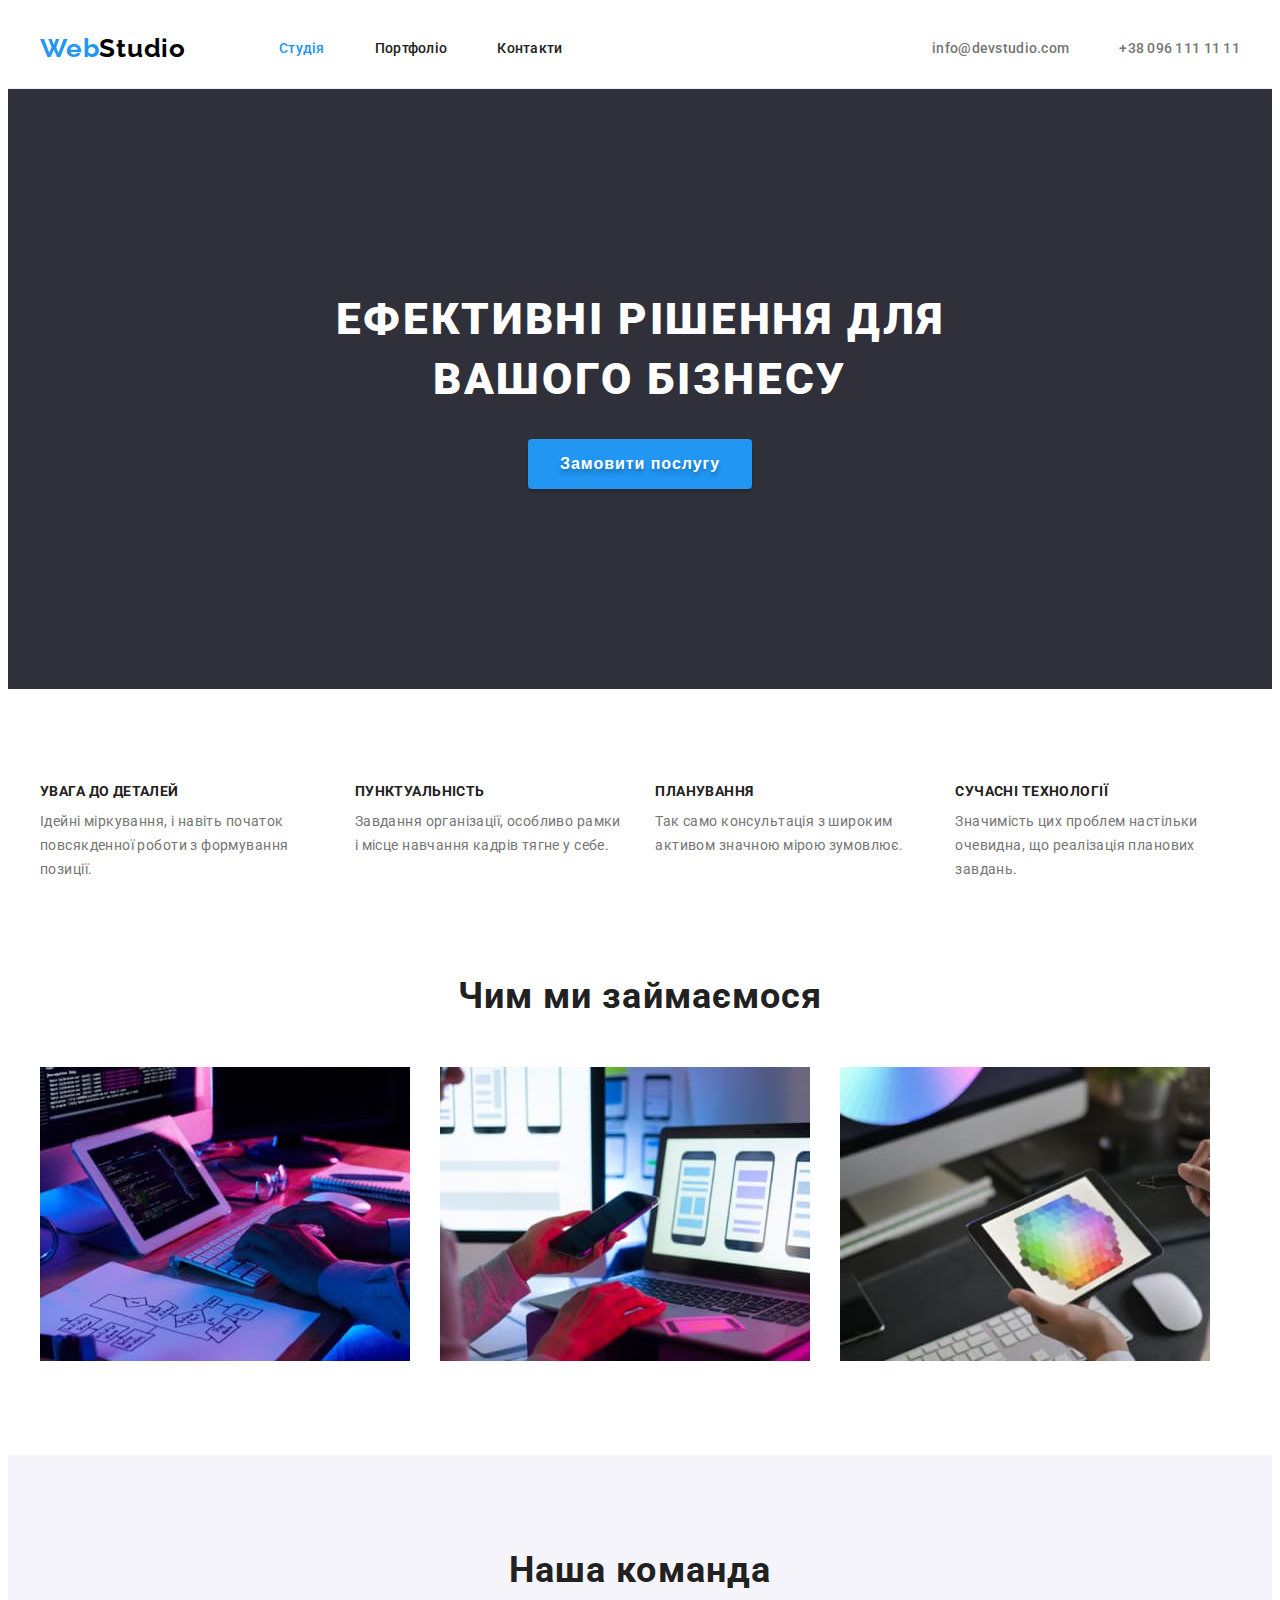
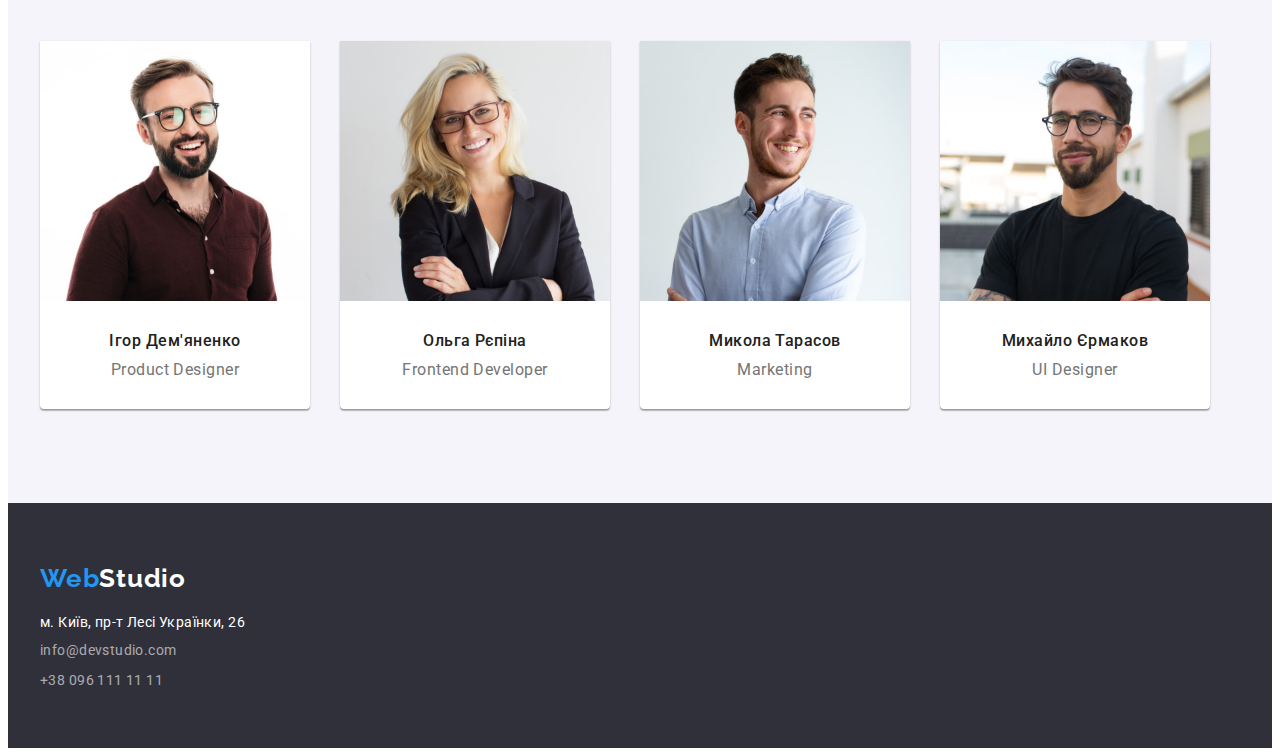
<file: index.html>
<!DOCTYPE html>
<html lang="uk">
	<head>
		<meta charset="UTF-8" />
		<meta http-equiv="X-UA-Compatible" content="IE=edge" />
		<meta name="viewport" content="width=device-width, initial-scale=1.0" />
		<title>WebStudio</title>
		<link
			href="https://fonts.googleapis.com/css2?family=Raleway:wght@700&family=Roboto:wght@400;500;700;900&display=swap"
			rel="stylesheet"
		/>
		<link
			rel="stylesheet"
			href="https://cdnjs.cloudflare.com/ajax/libs/modern-normalize/1.1.0/modern-normalize.min.css"
			integrity="sha512-wpPYUAdjBVSE4KJnH1VR1HeZfpl1ub8YT/NKx4PuQ5NmX2tKuGu6U/JRp5y+Y8XG2tV+wKQpNHVUX03MfMFn9Q=="
			crossorigin="anonymous"
			referrerpolicy="no-referrer"
		/>
		<link rel="stylesheet" href="./css/styles.css" />
	</head>
	<body>
		<header class="header">
			<div class="container">
				<nav class="main-header">
					<!-- prettier-ignore -->
					<a class="logo" href="./index.html">Web<span class="logo-header">Studio</span>
				</a>
					<ul class="nav-list list">
						<li class="nav-item"><a href="./index.html" class="nav-link link current">Студія</a></li>
						<li class="nav-item"><a href="./portfolio.html" class="nav-link link">Портфоліо</a></li>
						<li class="nav-item"><a href="#" class="nav-link link">Контакти</a></li>
					</ul>
				</nav>
				<ul class="contacts-list list">
					<li class="contacts-item">
						<a href="mailto:info@devstudio.com" class="contacts-link link">info@devstudio.com</a>
					</li>
					<li class="contacts-item">
						<a href="tel:+380961111111" class="contacts-link link">+38 096 111 11 11</a>
					</li>
				</ul>
			</div>
		</header>
		<main>
			<section class="hero">
				<div class="container">
					<h1 class="hero-title">Ефективні рішення для вашого бізнесу</h1>
					<button type="button" class="hero-btn">Замовити послугу</button>
				</div>
			</section>
			<section class="section">
				<div class="container">
					<h2 class="visually-hidden">Особливості-сховати за допомогою CSS</h2>
					<ul class="section-list list">
						<li class="item">
							<h3 class="section-title">УВАГА ДО ДЕТАЛЕЙ</h3>
							<p class="section-text">Ідейні міркування, і навіть початок повсякденної роботи з формування позиції.</p>
						</li>
						<li class="item">
							<h3 class="section-title">ПУНКТУАЛЬНІСТЬ</h3>
							<p class="section-text">Завдання організації, особливо рамки і місце навчання кадрів тягне у себе.</p>
						</li>
						<li class="item">
							<h3 class="section-title">ПЛАНУВАННЯ</h3>
							<p class="section-text">Так само консультація з широким активом значною мірою зумовлює.</p>
						</li>
						<li class="item">
							<h3 class="section-title">СУЧАСНІ ТЕХНОЛОГІЇ</h3>
							<p class="section-text">Значимість цих проблем настільки очевидна, що реалізація планових завдань.</p>
						</li>
					</ul>
				</div>
			</section>
			<section class="section work">
				<div class="container">
					<h2 class="work-title">Чим ми займаємося</h2>
					<ul class="pics list">
						<li class="pics-item">
							<img src="./images/box1Squoosh.jpg" alt="Картинка розробка" width="370" height="294" />
						</li>
						<li class="pics-item">
							<img src="./images/box2Squoosh.jpg" alt="Обмін інформацією" width="370" height="294" />
						</li>
						<li class="pics-item">
							<img src="./images/box3Squoosh.jpg" alt="Кольорова гамма" width="370" height="294" />
						</li>
					</ul>
				</div>
			</section>
			<section class="section team">
				<div class="container">
					<h2 class="team-title">Наша команда</h2>
					<ul class="team-list list">
						<li class="team-card">
							<img src="./images/IgorSquoosh.jpg" alt="Ігор Дем'яненко" width="270" />
							<div class="team-element">
								<h3 class="team-name">Ігор Дем'яненко</h3>
								<p class="team-position">Product Designer</p>
							</div>
						</li>
						<li class="team-card">
							<img src="./images/OlgaSquoosh.jpg" alt="Ольга Рєпіна" width="270" />
							<div class="team-element">
								<h3 class="team-name">Ольга Рєпіна</h3>
								<p class="team-position">Frontend Developer</p>
							</div>
						</li>
						<li class="team-card">
							<img src="./images/MykolaSquoosh.jpg" alt="Микола Тарасов" width="270" />
							<div class="team-element">
								<h3 class="team-name">Микола Тарасов</h3>
								<p class="team-position">Marketing</p>
							</div>
						</li>
						<li class="team-card">
							<img src="./images/MikhailoSquoosh.jpg" alt="Михайло Єрмаков" width="270" />
							<div class="team-element">
								<h3 class="team-name">Михайло Єрмаков</h3>
								<p class="team-position">UI Designer</p>
							</div>
						</li>
					</ul>
				</div>
			</section>
		</main>
		<footer class="footer">
			<div class="container main-footer">
				<!-- prettier-ignore -->
				<a class="logo" href="./index.html">Web<span class="logo-footer">Studio</span>
			</a>
				<address>
					<ul class="address list">
						<li class="adress-item">
							<a
								href="https://goo.gl/maps/nyBWN5ZLsbNM93of7"
								target="_blank"
								rel="noreferrer noopener"
								class="adress-street link"
							>
								м. Київ, пр-т Лесі Українки, 26
							</a>
						</li>
						<li class="adress-item">
							<a href="mailto:info@devstudio.com" class="adress-mail link">info@devstudio.com</a>
						</li>
						<li class="adress-item"><a href="tel:+380961111111" class="adress-tel link">+38 096 111 11 11</a></li>
					</ul>
				</address>
			</div>
		</footer>
	</body>
</html>
</file>
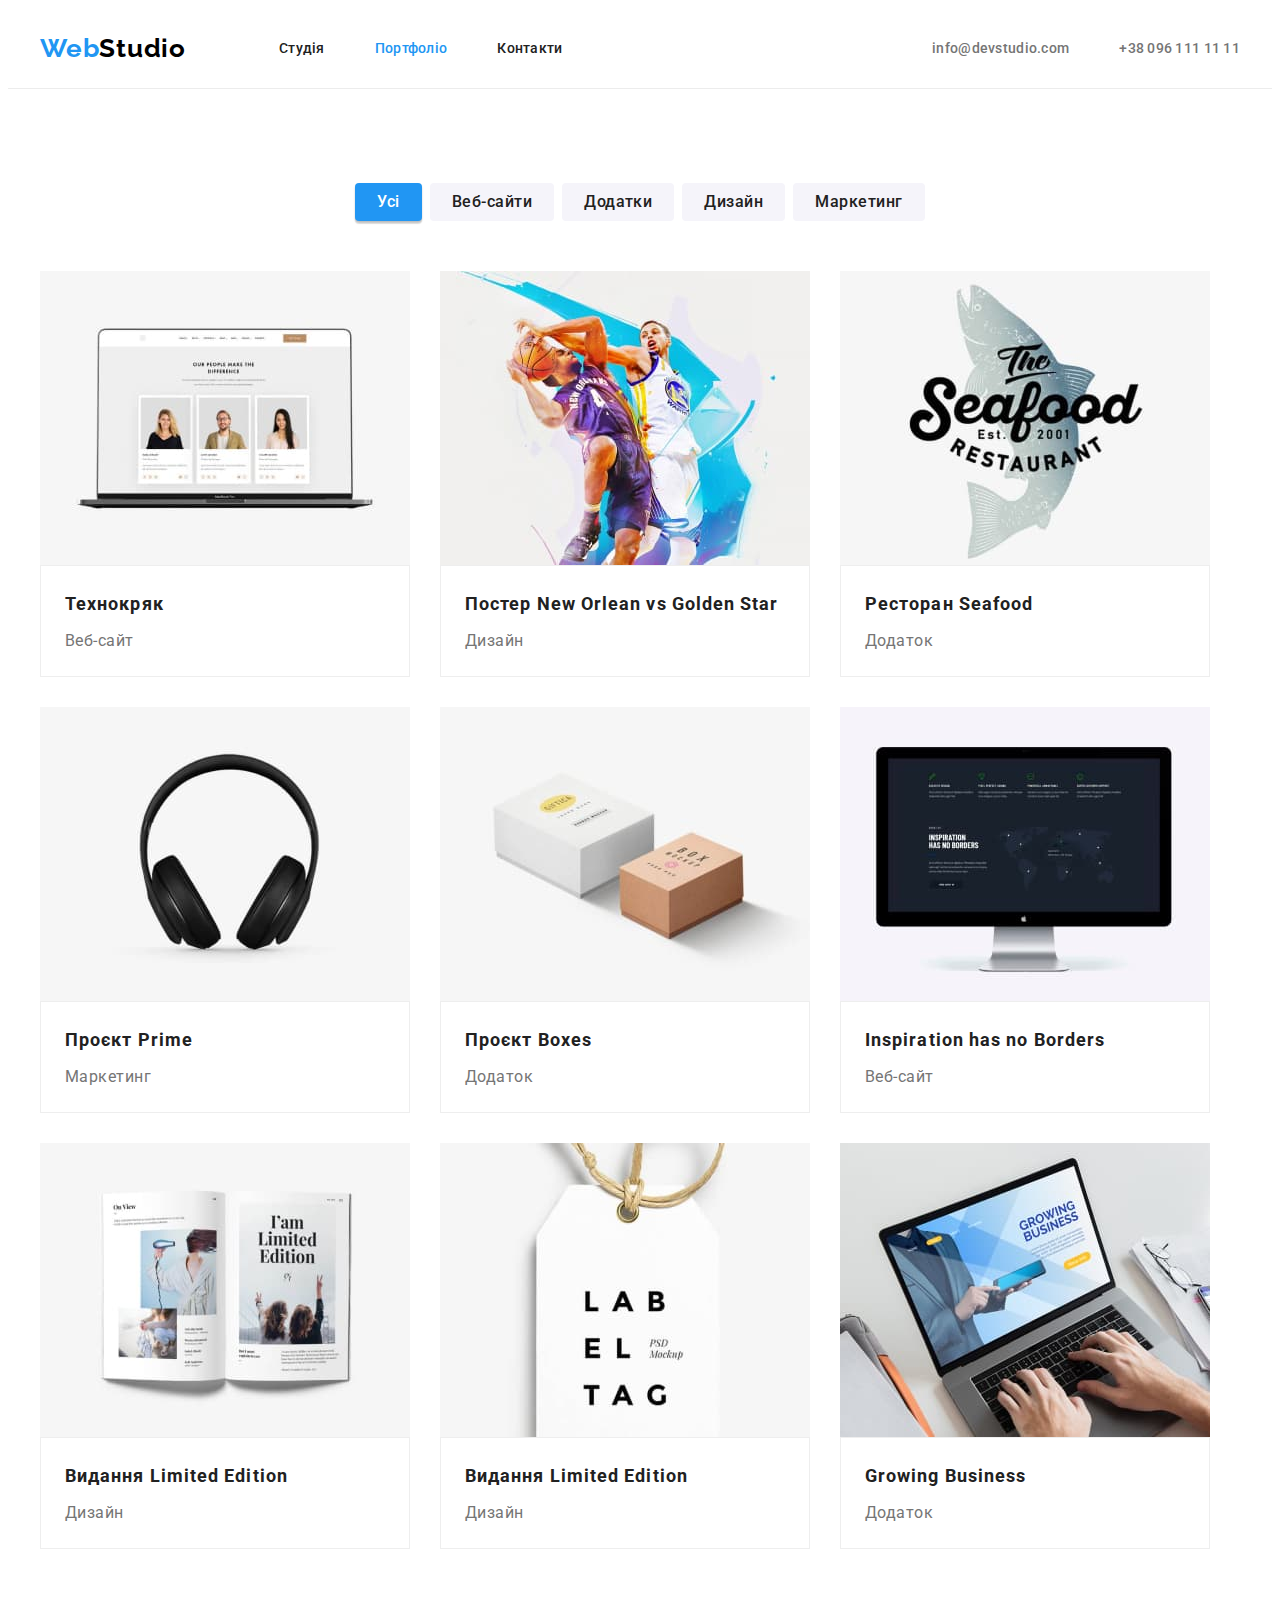
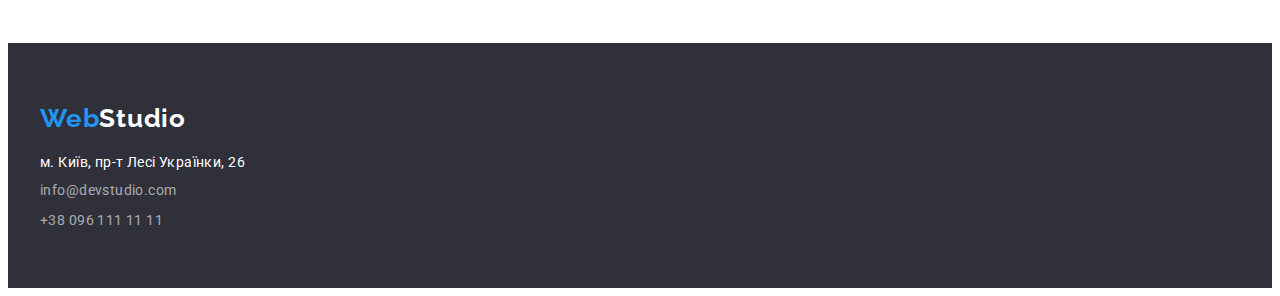
<file: portfolio.html>
<!DOCTYPE html>
<html lang="uk">
	<head>
		<meta charset="UTF-8" />
		<meta http-equiv="X-UA-Compatible" content="IE=edge" />
		<meta name="viewport" content="width=device-width, initial-scale=1.0" />
		<title>Portfolio</title>
		<link
			href="https://fonts.googleapis.com/css2?family=Raleway:wght@700&family=Roboto:wght@400;500;700;900&display=swap"
			rel="stylesheet"
		/>
		<link
			rel="stylesheet"
			href="https://cdnjs.cloudflare.com/ajax/libs/modern-normalize/1.1.0/modern-normalize.min.css"
			integrity="sha512-wpPYUAdjBVSE4KJnH1VR1HeZfpl1ub8YT/NKx4PuQ5NmX2tKuGu6U/JRp5y+Y8XG2tV+wKQpNHVUX03MfMFn9Q=="
			crossorigin="anonymous"
			referrerpolicy="no-referrer"
		/>
		<link rel="stylesheet" href="./css/styles.css" />
	</head>
	<body>
		<header class="header">
			<div class="container">
				<nav class="main-header">
					<!-- prettier-ignore -->
					<a class="logo" href="./index.html">Web<span class="logo-header">Studio</span>
				</a>
					<ul class="nav-list list">
						<li class="nav-item"><a href="./index.html" class="nav-link link">Студія</a></li>
						<li class="nav-item">
							<a href="./portfolio.html" class="nav-link link current">Портфоліо</a>
						</li>
						<li class="nav-item"><a href="#" class="nav-link link">Контакти</a></li>
					</ul>
				</nav>
				<ul class="contacts-list list">
					<li class="contacts-item">
						<a href="mailto:info@devstudio.com" class="contacts-link link">info@devstudio.com</a>
					</li>
					<li class="contacts-item">
						<a href="tel:+380961111111" class="contacts-link link">+38 096 111 11 11</a>
					</li>
				</ul>
			</div>
		</header>
		<main>
			<section class="section cards">
				<div class="container">
					<h1 class="visually-hidden">Заголовок буде схований</h1>
					<ul class="cards-filter list">
						<li class="cards-item"><button type="button" class="cards-filter-btn current">Усі</button></li>
						<li class="cards-item"><button type="button" class="cards-filter-btn">Веб-сайти</button></li>
						<li class="cards-item"><button type="button" class="cards-filter-btn">Додатки</button></li>
						<li class="cards-item"><button type="button" class="cards-filter-btn">Дизайн</button></li>
						<li class="cards-item"><button type="button" class="cards-filter-btn">Маркетинг</button></li>
					</ul>
					<ul class="cards-sites list">
						<li class="flex-container">
							<a href="./portfolio.html" class="link">
								<img src="./images/img-tech.jpg" alt="Наші працівники" width="370" height="294" />
								<div class="flex-element">
									<h2 class="cards-sites-title">Технокряк</h2>
									<p class="cards-sites-text">Веб-сайт</p>
								</div>
							</a>
						</li>
						<li class="flex-container">
							<a href="./portfolio.html" class="link">
								<img src="./images/img-poster.jpg" alt="Постер з двома зірками баскетболу" width="370" height="294" />
								<div class="flex-element">
									<h2 class="cards-sites-title">Постер New Orlean vs Golden Star</h2>
									<p class="cards-sites-text">Дизайн</p>
								</div>
							</a>
						</li>
						<li class="flex-container">
							<a href="./portfolio.html" class="link">
								<img src="./images/img-restaurant.jpg" alt="Логотип ресторану" width="370" height="294" />
								<div class="flex-element">
									<h2 class="cards-sites-title">Ресторан Seafood</h2>
									<p class="cards-sites-text">Додаток</p>
								</div>
							</a>
						</li>
						<li class="flex-container">
							<a href="./portfolio.html" class="link">
								<img src="./images/img-project-prime.jpg" alt="Навушники" width="370" height="294" />
								<div class="flex-element">
									<h2 class="cards-sites-title">Проєкт Prime</h2>
									<p class="cards-sites-text">Маркетинг</p>
								</div>
							</a>
						</li>
						<li class="flex-container">
							<a href="./portfolio.html" class="link">
								<img src="./images/img-project-boxes.jpg" alt="Коробки" width="370" height="294" />
								<div class="flex-element">
									<h2 class="cards-sites-title">Проєкт Boxes</h2>
									<p class="cards-sites-text">Додаток</p>
								</div>
							</a>
						</li>
						<li class="flex-container">
							<a href="./portfolio.html" class="link">
								<img src="./images/img-inspiration.jpg" alt="Монітор" width="370" height="294" />
								<div class="flex-element">
									<h2 class="cards-sites-title">Inspiration has no Borders</h2>
									<p class="cards-sites-text">Веб-сайт</p>
								</div>
							</a>
						</li>
						<li class="flex-container">
							<a href="./portfolio.html" class="link">
								<img src="./images/img-edition.jpg" alt="Відкритий журнал" width="370" height="294" />
								<div class="flex-element">
									<h2 class="cards-sites-title">Видання Limited Edition</h2>
									<p class="cards-sites-text">Дизайн</p>
								</div>
							</a>
						</li>
						<li class="flex-container">
							<a href="./portfolio.html" class="link">
								<img src="./images/img-project-lab.jpg" alt="Етикетка,лейбл" width="370" height="294" />
								<div class="flex-element">
									<h2 class="cards-sites-title">Видання Limited Edition</h2>
									<p class="cards-sites-text">Дизайн</p>
								</div>
							</a>
						</li>
						<li class="flex-container">
							<a href="./portfolio.html" class="link">
								<img src="./images/img-growing.jpg" alt="Відкритий ноутбук" width="370" height="294" />
								<div class="flex-element">
									<h2 class="cards-sites-title">Growing Business</h2>
									<p class="cards-sites-text">Додаток</p>
								</div>
							</a>
						</li>
					</ul>
				</div>
			</section>
		</main>
		<footer class="footer">
			<div class="container main-footer">
				<!-- prettier-ignore -->
				<a class="logo" href="./index.html">Web<span class="logo-footer">Studio</span>
				</a>
				<address>
					<ul class="address list">
						<li class="adress-item">
							<a
								href="https://goo.gl/maps/nyBWN5ZLsbNM93of7"
								target="_blank"
								rel="noreferrer noopener"
								class="adress-street link"
							>
								м. Київ, пр-т Лесі Українки, 26
							</a>
						</li>
						<li class="adress-item">
							<a href="mailto:info@devstudio.com" class="adress-mail link">info@devstudio.com</a>
						</li>
						<li class="adress-item"><a href="tel:+380961111111" class="adress-tel link">+38 096 111 11 11</a></li>
					</ul>
				</address>
			</div>
		</footer>
	</body>
</html>
</file>
<file: css/styles.css>
:root {
	--main-text-color: #212121;
	--secondary-text-color: #ffffff;
	--ouwer-text-color: #757575;
	--acent-color: #2196f3;
	--contener-color: #eeeeee;
	--logo-color-text: #000000;
	--buttons-port-color: #f5f4fa;
	--footer-text-color: rgba(255, 255, 255, 0.6);
	--background-footer-color: #2f303a;
	--background-section: #e5e5e5;
	--line-color: #ececec;
	--background-color: #ffffff;
	--icon-color: #afb1b8;
	--main-font: Roboto, sans-serif;
	--secondary-font: raleway, sans-serif;
}

body {
	background-color: var(--background-color);
	color: var(--main-text-color);
	font-family: var(--main-font);
	font-size: 14px;
	letter-spacing: 0.03em;
}
/* ==========RESET========== */
h1,
h2,
h3,
h4,
h5,
h6,
p {
	margin: 0;
}

img {
	display: block;
	max-width: 100%;
	height: auto;
}

address {
	font-style: normal;
}

button {
	display: block;
	cursor: pointer;
	border: none;
	border-radius: 4px;
}

.section {
	padding-top: 94px;
	padding-bottom: 94px;
}

.container {
	width: 1200px;
	margin: 0 auto;
	padding: 0 15px;
}

.list {
	list-style: none;
	padding-left: 0;
	margin: 0;
}
.link {
	text-decoration: none;
	color: inherit;
}

/* ==========HEADER========== */

.header {
border-bottom: 1px solid #ececec;
}

.header .container {
	
	display: flex;
	align-items: center;
}

.main-header {
	display: flex;
	align-items: center;
}

.logo {
	margin-right: 93px;

	font-family: var(--secondary-font);
	font-style: normal;
	font-weight: 700;
	font-size: 26px;
	line-height: calc(31 / 26);
	letter-spacing: 0.03em;
	color: var(--acent-color);
	text-decoration: none;
}

.logo-header {
	color: var(--logo-color-text);
}

.logo:hover {
	color: var(--acent-color);
}

.nav-list {
	display: flex;
}

.nav-item:not(:last-child) {
	margin-right: 50px;
}

.nav-link {
	display: block;
	padding-top: 32px;
	padding-bottom: 32px;

	font-family: var(--main-font);
	font-style: normal;
	font-weight: 500;
	font-size: 14px;
	line-height: calc(16 / 14);
	letter-spacing: 0.02em;
	color: var(--main-text-color);
}

.nav-link:hover,
.nav-link:focus {
	color: var(--acent-color);
}
.contacts-list {
	display: flex;
	margin-left: auto;
}

.contacts-item:not(:last-child) {
	margin-right: 50px;
}

.contacts-link {
	/* display: block; */
	padding-top: 32px;
	padding-bottom: 32px;

	font-style: normal;
	font-weight: 500;
	font-size: 14px;
	line-height: calc(16 / 14);
	letter-spacing: 0.02em;
	color: var(--ouwer-text-color);
}

.contacts-link:hover,
.contacts-link:focus {
	color: var(--acent-color);
}

.nav-list .current {
	color: var(--acent-color);
}
/*==========HERO========== */

.hero {
	padding: 200px 0;

	background: var(--background-footer-color);
	text-align: center;
}

.hero-title {
	width: 696px;
	margin: 0 auto;
	margin-bottom: 30px;

	font-family: var(--main-font);
	font-style: normal;
	font-weight: 900;
	font-size: 44px;
	line-height: calc(60 / 44);
	text-align: center;
	letter-spacing: 0.06em;
	text-transform: uppercase;
	color: var(--secondary-text-color);
}

.hero-btn {
	padding: 10px 32px;
	display: inline-block;
	border: none;
	min-width: 216px;

	font-weight: 700;
	font-size: 16px;
	line-height: calc(30 / 16);
	text-align: center;
	color: var(--secondary-text-color);
	text-shadow: 0px 4px 4px rgba(0, 0, 0, 0.25);
	cursor: pointer;
	background: var(--acent-color);
	box-shadow: 0px 4px 4px rgba(0, 0, 0, 0.15);
	border-radius: 4px;
	letter-spacing: 0.06em;
}

/*==========SECTION==========*/

.visually-hidden {
	position: absolute;
	width: 1px;
	height: 1px;
	margin: -1px;
	border: 0;
	padding: 0;
	white-space: nowrap;
	clip-path: inset(100%);
	clip: rect(0 0 0 0);
	overflow: hidden;
}

.section-list {
	display: flex;
	gap: 30px;
}

.item {
	min-width: 270px;
}

.section-title {
	margin-bottom: 10px;

	font-weight: 700;
	font-size: 14px;
	line-height: calc(16 / 14);
	letter-spacing: 0.03em;
	text-transform: uppercase;
}

.section-text {
	line-height: calc(24 / 14);
	color: var(--ouwer-text-color);
}

/*==========WORK========== */
.work {
	padding-top: 0;
}

.work-title {
	margin-bottom: 50px;

	font-weight: 700;
	font-size: 36px;
	line-height: calc(42 / 36);
	text-align: center;
	letter-spacing: 0.03em;
	color: var(--main-text-color);
}

.pics {
	display: flex;
}

.pics-item:not(:last-child) {
	margin-right: 30px;
}

/*==========TEAM========== */
.team {
	background-color: var(--buttons-port-color);
}

.team-title {
	margin-bottom: 50px;

	font-weight: 700;
	font-size: 36px;
	line-height: calc(42 / 36);
	text-align: center;
	letter-spacing: 0.03em;
	color: var(--main-text-color);
}

.team-list {
	display: flex;
	min-width: 270px;
}

.team-card {
	background: #ffffff;
	box-shadow: 0px 1px 3px rgba(0, 0, 0, 0.12), 0px 1px 1px rgba(0, 0, 0, 0.14), 0px 2px 1px rgba(0, 0, 0, 0.2);
	border-radius: 0px 0px 4px 4px;
}

.team-card:not(:last-child) {
	margin-right: 30px;
}

.team-element {
	padding: 30px 0;
}

.team-name {
	margin-bottom: 10px;

	font-weight: 500;
	font-size: 16px;
	line-height: calc(19 / 16);
	text-align: center;
	letter-spacing: 0.03em;
	color: var(--main-text-color);
}

.team-position {
	font-weight: 400;
	font-size: 16px;
	line-height: calc(19 / 16);
	text-align: center;
	letter-spacing: 0.03em;
	color: var(--ouwer-text-color);
}

/*==========FOOTER==========*/
.footer {
	padding: 60px 0px;
	background-color: var(--background-footer-color);
}

.main-footer {
}

.logo-footer:hover,
.logo-footer:focus {
	color: var(--acent-color);
}

.logo {
	font-family: var(--secondary-font);
	font-weight: 700;
	font-size: 26px;
	line-height: calc(31 / 26);
	letter-spacing: 0.03em;
	color: var(--acent-color);
}

.logo-footer {
	color: var(--secondary-text-color);
}
address {
	margin-top: 20px;
}

.address .list {
}
.address {
}

.address-item {
	font-weight: 400;
	font-style: normal;
	font-size: 14px;
	line-height: calc(24 / 14);
	letter-spacing: 0.03em;
}

.adress-item:not(:last-child) {
	margin-bottom: 9px;
}

.adress-street:hover,
.adress-street:focus {
	color: var(--acent-color);
}

.adress-street {
	color: var(--secondary-text-color);
}

.adress-mail:hover,
.adress-mail:focus {
	color: var(--acent-color);
}

.adress-mail {
	color: var(--footer-text-color);
	line-height: 1.71;
}

.adress-tel {
	color: var(--footer-text-color);
}

.adress-tel:hover,
.adress-tel:focus {
	color: var(--acent-color);
}

/* ==========PORTFOLIO========== */
.cards-filter {
	display: flex;
	margin-bottom: 50px;
	justify-content: center;
}

.cards-item:not(:last-child) {
	margin-right: 8px;
}

.cards-filter-btn {
	display: inline-block;

	border: none;
	border-radius: 4px;
	padding: 6px 22px;

	font-family: inherit;
	font-style: normal;
	background-color: var(--buttons-port-color);
	font-weight: 500;
	font-size: 16px;
	line-height: calc(26 / 16);
	text-align: center;
	letter-spacing: 0.03em;
	cursor: pointer;
	color: var(--main-text-color);
}

.cards-filter-btn:hover,
.cards-filter-btn:focus {
	color: var(--background-color);
	background-color: var(--acent-color);
}

.cards .current {
	background: var(--acent-color);
	box-shadow: 0px 3px 1px rgba(0, 0, 0, 0.1), 0px 1px 2px rgba(0, 0, 0, 0.08), 0px 2px 2px rgba(0, 0, 0, 0.12);
	border-radius: 4px;
	font-weight: 500;
	font-size: 16px;
	line-height: calc(26 / 16);
	text-align: center;
	letter-spacing: 0.03em;
	color: var(--secondary-text-color);
}

.flex-container {
	margin-right: 30px;
	margin-bottom: 30px;
}

.flex-element {
	border: 1px solid #eeeeee;
	padding: 20px 24px;
}

.flex-container:nth-child(3n) {
	margin-right: 0;
}

.flex-container:nth-last-child(-n + 3) {
	margin-bottom: 0;
}

.cards-sites {
	display: flex;
	flex-wrap: wrap;
}

.cards-sites-title {
	margin-bottom: 4px;
	font-weight: 700;
	font-size: 18px;
	line-height: calc(36 / 18);
	letter-spacing: 0.06em;
	color: var(--main-text-color);
}

.cards-sites-text {
	font-weight: 400;
	font-size: 16px;
	line-height: calc(30 / 16);
	letter-spacing: 0.03em;
	color: var(--ouwer-text-color);
}
</file>
